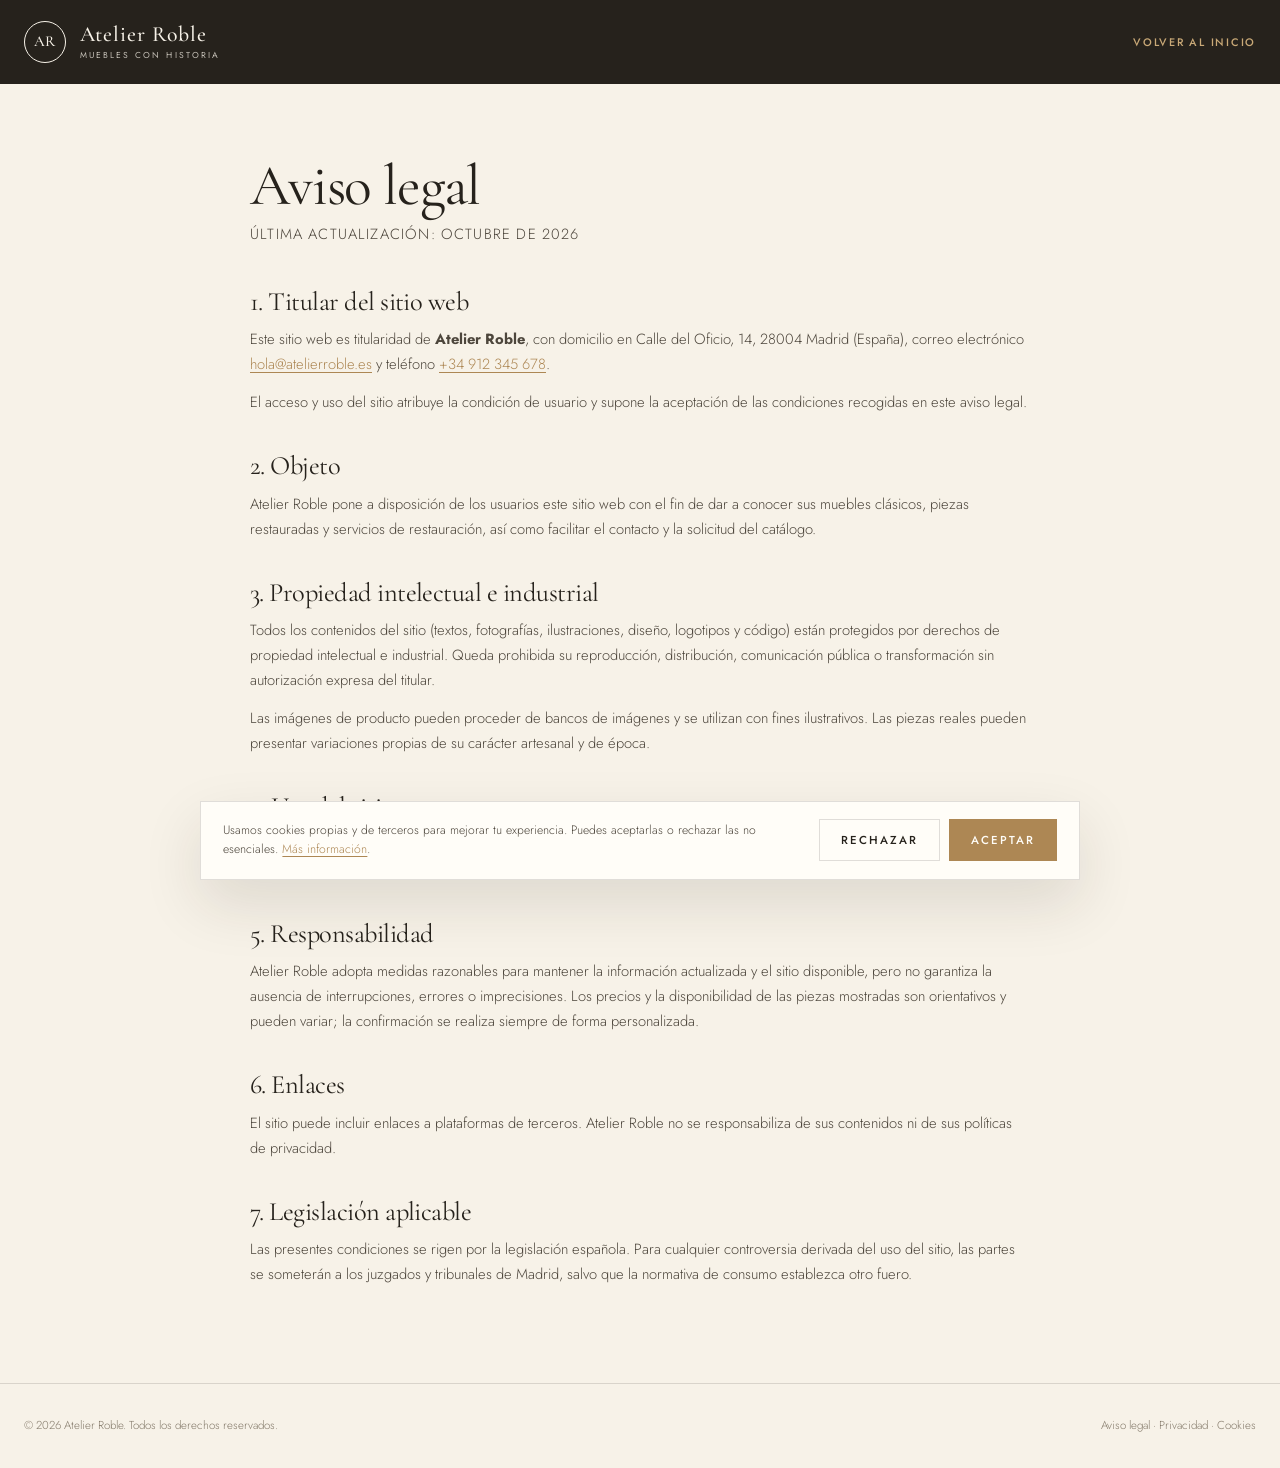
<file: aviso-legal.html>
<!DOCTYPE html>
<html lang="es">
<head>
  <meta charset="UTF-8">
  <meta name="viewport" content="width=device-width, initial-scale=1.0">
  <meta name="description" content="Aviso legal de Atelier Roble: información sobre el titular del sitio, propiedad intelectual y condiciones de uso.">
  <meta name="theme-color" content="#26221c">
  <meta name="robots" content="noindex, follow">
  <title>Aviso legal | Atelier Roble</title>
  <link rel="icon" href="favicon.ico" sizes="any">
  <link rel="icon" type="image/svg+xml" href="favicon.svg">
  <link rel="apple-touch-icon" href="apple-touch-icon.png">
  <link rel="manifest" href="site.webmanifest">
  <link rel="preconnect" href="https://fonts.googleapis.com">
  <link rel="preconnect" href="https://fonts.gstatic.com" crossorigin>
  <link href="https://fonts.googleapis.com/css2?family=Cormorant+Garamond:ital,wght@0,400;0,500;0,600;1,400;1,500&family=Jost:wght@300;400;500;600&display=swap" rel="stylesheet">
  <link rel="stylesheet" href="css/styles.css">
</head>
<body>
  <header class="legal-header">
    <div class="container">
      <a class="brand" href="index.html" aria-label="Atelier Roble, inicio">
        <span class="brand-mark" aria-hidden="true">AR</span>
        <span class="brand-text">
          <span class="brand-name">Atelier Roble</span>
          <span class="brand-sub">Muebles con historia</span>
        </span>
      </a>
      <a class="legal-back" href="index.html">Volver al inicio</a>
    </div>
  </header>

  <main class="legal-main">
    <div class="container legal-wrap">
      <h1>Aviso legal</h1>
      <p class="legal-updated">Última actualización: octubre de 2026</p>

      <h2>1. Titular del sitio web</h2>
      <p>Este sitio web es titularidad de <strong>Atelier Roble</strong>, con domicilio en Calle del Oficio, 14, 28004 Madrid (España), correo electrónico <a href="mailto:hola@atelierroble.es">hola@atelierroble.es</a> y teléfono <a href="tel:+34912345678">+34 912 345 678</a>.</p>
      <p>El acceso y uso del sitio atribuye la condición de usuario y supone la aceptación de las condiciones recogidas en este aviso legal.</p>

      <h2>2. Objeto</h2>
      <p>Atelier Roble pone a disposición de los usuarios este sitio web con el fin de dar a conocer sus muebles clásicos, piezas restauradas y servicios de restauración, así como facilitar el contacto y la solicitud del catálogo.</p>

      <h2>3. Propiedad intelectual e industrial</h2>
      <p>Todos los contenidos del sitio (textos, fotografías, ilustraciones, diseño, logotipos y código) están protegidos por derechos de propiedad intelectual e industrial. Queda prohibida su reproducción, distribución, comunicación pública o transformación sin autorización expresa del titular.</p>
      <p>Las imágenes de producto pueden proceder de bancos de imágenes y se utilizan con fines ilustrativos. Las piezas reales pueden presentar variaciones propias de su carácter artesanal y de época.</p>

      <h2>4. Uso del sitio</h2>
      <p>El usuario se compromete a hacer un uso adecuado del sitio y a no emplearlo para actividades ilícitas, contrarias a la buena fe o que puedan dañar los derechos de terceros o el funcionamiento del servicio.</p>

      <h2>5. Responsabilidad</h2>
      <p>Atelier Roble adopta medidas razonables para mantener la información actualizada y el sitio disponible, pero no garantiza la ausencia de interrupciones, errores o imprecisiones. Los precios y la disponibilidad de las piezas mostradas son orientativos y pueden variar; la confirmación se realiza siempre de forma personalizada.</p>

      <h2>6. Enlaces</h2>
      <p>El sitio puede incluir enlaces a plataformas de terceros. Atelier Roble no se responsabiliza de sus contenidos ni de sus políticas de privacidad.</p>

      <h2>7. Legislación aplicable</h2>
      <p>Las presentes condiciones se rigen por la legislación española. Para cualquier controversia derivada del uso del sitio, las partes se someterán a los juzgados y tribunales de Madrid, salvo que la normativa de consumo establezca otro fuero.</p>
    </div>
  </main>

  <footer class="legal-footer">
    <div class="container">
      <p>© <span id="year">2026</span> Atelier Roble. Todos los derechos reservados.</p>
      <div>
        <a href="aviso-legal.html">Aviso legal</a> ·
        <a href="privacidad.html">Privacidad</a> ·
        <a href="cookies.html">Cookies</a>
      </div>
    </div>
  </footer>

  <div class="cookie-banner" id="cookieBanner" role="region" aria-label="Aviso de cookies" hidden>
    <p>Usamos cookies propias y de terceros para mejorar tu experiencia. Puedes aceptarlas o rechazar las no esenciales. <a href="cookies.html">Más información</a>.</p>
    <div class="cookie-actions">
      <button class="btn btn-ghost" type="button" data-cookie-reject>Rechazar</button>
      <button class="btn btn-primary" type="button" data-cookie-accept>Aceptar</button>
    </div>
  </div>

  <script src="js/consent.js"></script>
  <script>document.getElementById("year").textContent = new Date().getFullYear();</script>
</body>
</html>
</file>
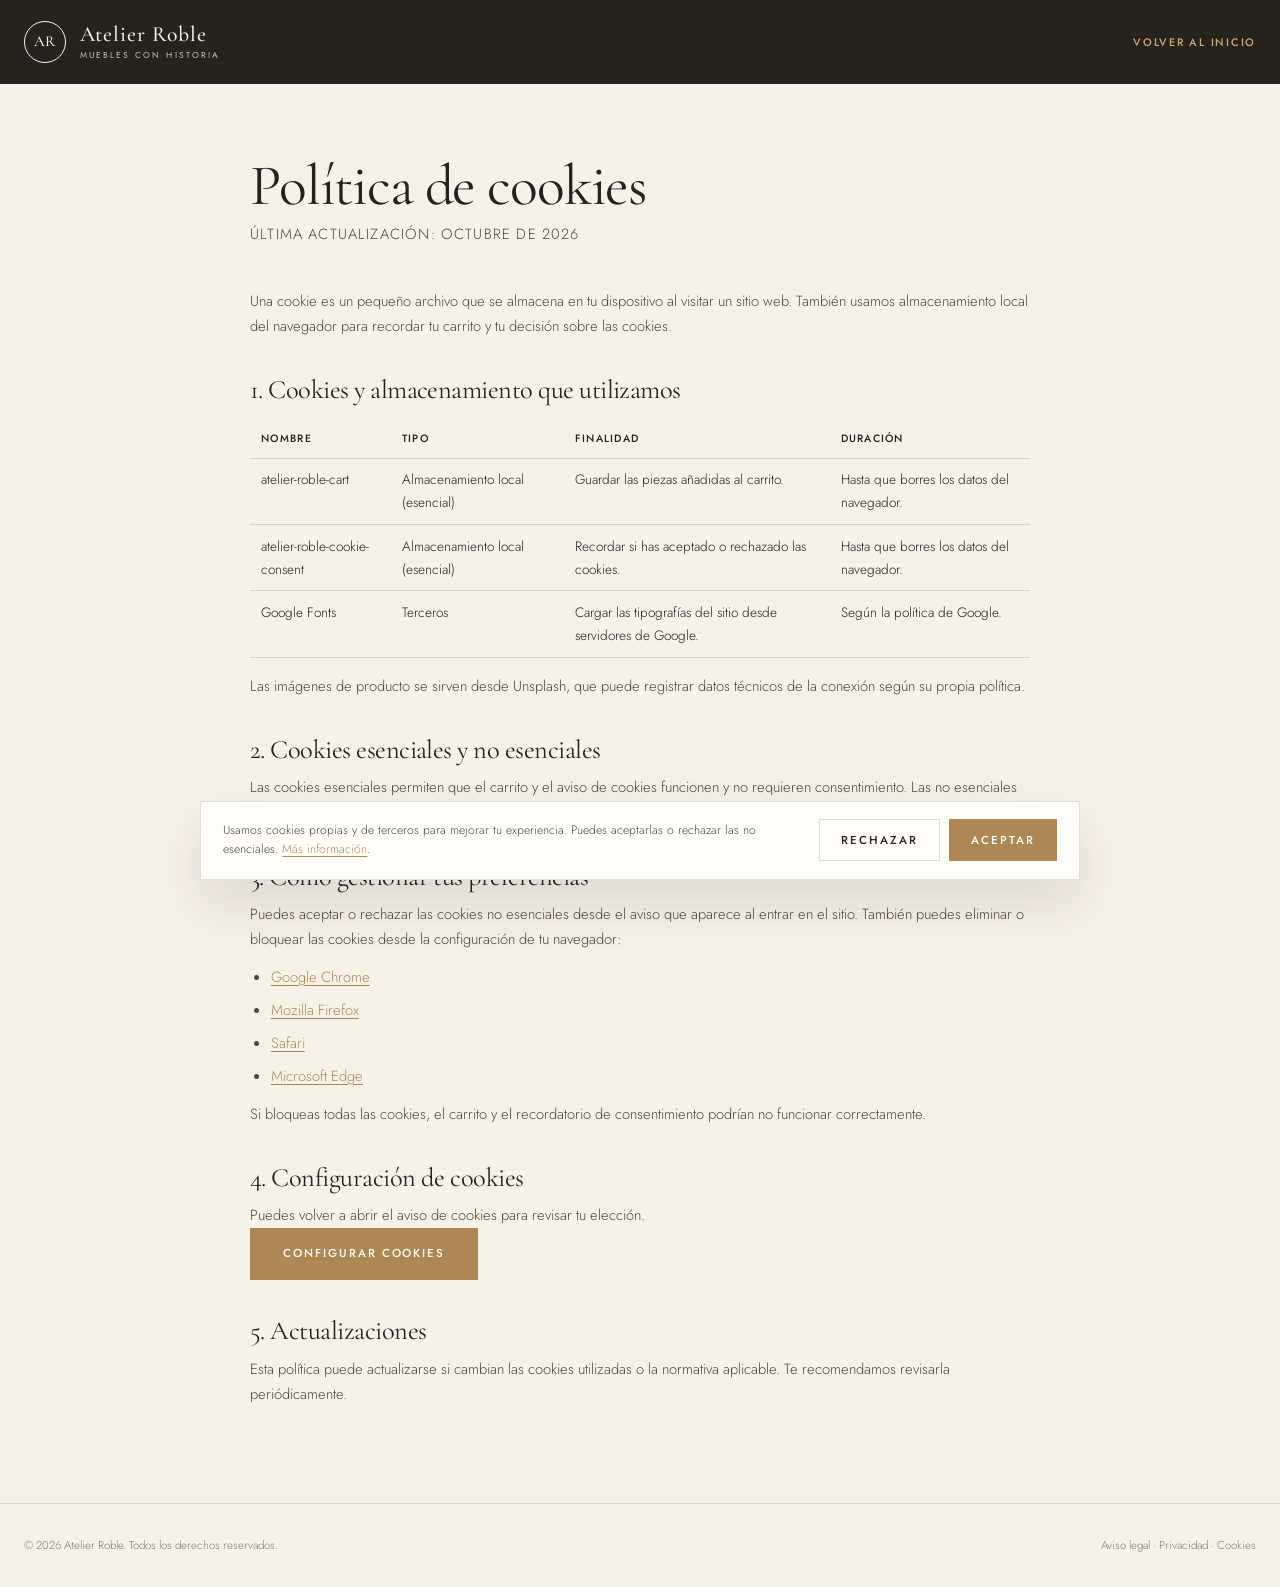
<file: cookies.html>
<!DOCTYPE html>
<html lang="es">
<head>
  <meta charset="UTF-8">
  <meta name="viewport" content="width=device-width, initial-scale=1.0">
  <meta name="description" content="Política de cookies de Atelier Roble: qué cookies usamos, para qué y cómo puedes configurarlas.">
  <meta name="theme-color" content="#26221c">
  <meta name="robots" content="noindex, follow">
  <title>Política de cookies | Atelier Roble</title>
  <link rel="icon" href="favicon.ico" sizes="any">
  <link rel="icon" type="image/svg+xml" href="favicon.svg">
  <link rel="apple-touch-icon" href="apple-touch-icon.png">
  <link rel="manifest" href="site.webmanifest">
  <link rel="preconnect" href="https://fonts.googleapis.com">
  <link rel="preconnect" href="https://fonts.gstatic.com" crossorigin>
  <link href="https://fonts.googleapis.com/css2?family=Cormorant+Garamond:ital,wght@0,400;0,500;0,600;1,400;1,500&family=Jost:wght@300;400;500;600&display=swap" rel="stylesheet">
  <link rel="stylesheet" href="css/styles.css">
</head>
<body>
  <header class="legal-header">
    <div class="container">
      <a class="brand" href="index.html" aria-label="Atelier Roble, inicio">
        <span class="brand-mark" aria-hidden="true">AR</span>
        <span class="brand-text">
          <span class="brand-name">Atelier Roble</span>
          <span class="brand-sub">Muebles con historia</span>
        </span>
      </a>
      <a class="legal-back" href="index.html">Volver al inicio</a>
    </div>
  </header>

  <main class="legal-main">
    <div class="container legal-wrap">
      <h1>Política de cookies</h1>
      <p class="legal-updated">Última actualización: octubre de 2026</p>

      <p>Una cookie es un pequeño archivo que se almacena en tu dispositivo al visitar un sitio web. También usamos almacenamiento local del navegador para recordar tu carrito y tu decisión sobre las cookies.</p>

      <h2>1. Cookies y almacenamiento que utilizamos</h2>
      <table class="legal-table">
        <thead>
          <tr>
            <th>Nombre</th>
            <th>Tipo</th>
            <th>Finalidad</th>
            <th>Duración</th>
          </tr>
        </thead>
        <tbody>
          <tr>
            <td>atelier-roble-cart</td>
            <td>Almacenamiento local (esencial)</td>
            <td>Guardar las piezas añadidas al carrito.</td>
            <td>Hasta que borres los datos del navegador.</td>
          </tr>
          <tr>
            <td>atelier-roble-cookie-consent</td>
            <td>Almacenamiento local (esencial)</td>
            <td>Recordar si has aceptado o rechazado las cookies.</td>
            <td>Hasta que borres los datos del navegador.</td>
          </tr>
          <tr>
            <td>Google Fonts</td>
            <td>Terceros</td>
            <td>Cargar las tipografías del sitio desde servidores de Google.</td>
            <td>Según la política de Google.</td>
          </tr>
        </tbody>
      </table>
      <p>Las imágenes de producto se sirven desde Unsplash, que puede registrar datos técnicos de la conexión según su propia política.</p>

      <h2>2. Cookies esenciales y no esenciales</h2>
      <p>Las cookies esenciales permiten que el carrito y el aviso de cookies funcionen y no requieren consentimiento. Las no esenciales solo se utilizan si las aceptas. Puedes cambiar tu decisión en cualquier momento.</p>

      <h2>3. Cómo gestionar tus preferencias</h2>
      <p>Puedes aceptar o rechazar las cookies no esenciales desde el aviso que aparece al entrar en el sitio. También puedes eliminar o bloquear las cookies desde la configuración de tu navegador:</p>
      <ul>
        <li><a href="https://support.google.com/chrome/answer/95647" target="_blank" rel="noopener">Google Chrome</a></li>
        <li><a href="https://support.mozilla.org/es/kb/habilitar-y-deshabilitar-cookies-sitios-web-rastrear-preferencias" target="_blank" rel="noopener">Mozilla Firefox</a></li>
        <li><a href="https://support.apple.com/es-es/guide/safari/sfri11471/mac" target="_blank" rel="noopener">Safari</a></li>
        <li><a href="https://support.microsoft.com/es-es/microsoft-edge/eliminar-las-cookies-en-microsoft-edge-63947406-40ac-c3b8-57b9-2a946a29ae09" target="_blank" rel="noopener">Microsoft Edge</a></li>
      </ul>
      <p>Si bloqueas todas las cookies, el carrito y el recordatorio de consentimiento podrían no funcionar correctamente.</p>

      <h2 id="configuracion">4. Configuración de cookies</h2>
      <p>Puedes volver a abrir el aviso de cookies para revisar tu elección.</p>
      <button class="btn btn-primary" type="button" data-cookie-settings>Configurar cookies</button>

      <h2>5. Actualizaciones</h2>
      <p>Esta política puede actualizarse si cambian las cookies utilizadas o la normativa aplicable. Te recomendamos revisarla periódicamente.</p>
    </div>
  </main>

  <footer class="legal-footer">
    <div class="container">
      <p>© <span id="year">2026</span> Atelier Roble. Todos los derechos reservados.</p>
      <div>
        <a href="aviso-legal.html">Aviso legal</a> ·
        <a href="privacidad.html">Privacidad</a> ·
        <a href="cookies.html">Cookies</a>
      </div>
    </div>
  </footer>

  <div class="cookie-banner" id="cookieBanner" role="region" aria-label="Aviso de cookies" hidden>
    <p>Usamos cookies propias y de terceros para mejorar tu experiencia. Puedes aceptarlas o rechazar las no esenciales. <a href="cookies.html">Más información</a>.</p>
    <div class="cookie-actions">
      <button class="btn btn-ghost" type="button" data-cookie-reject>Rechazar</button>
      <button class="btn btn-primary" type="button" data-cookie-accept>Aceptar</button>
    </div>
  </div>

  <script src="js/consent.js"></script>
  <script>document.getElementById("year").textContent = new Date().getFullYear();</script>
</body>
</html>
</file>
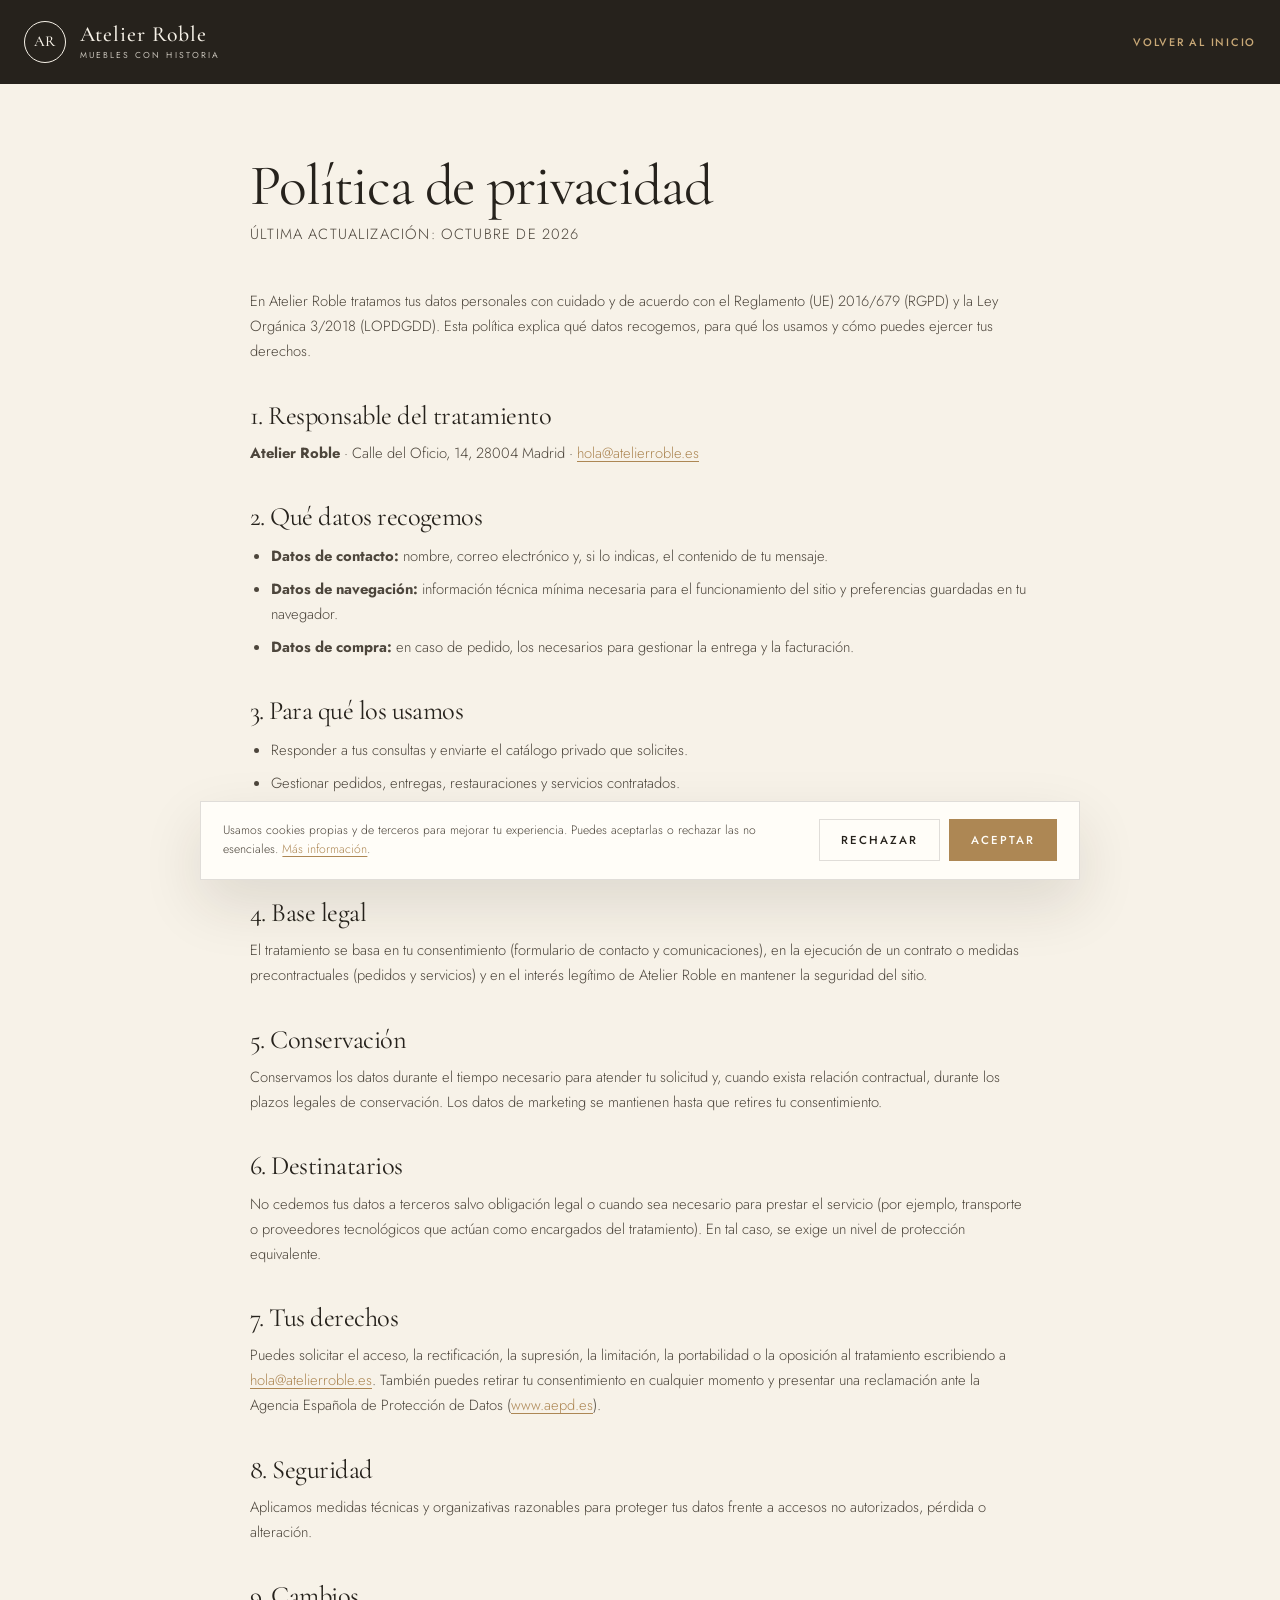
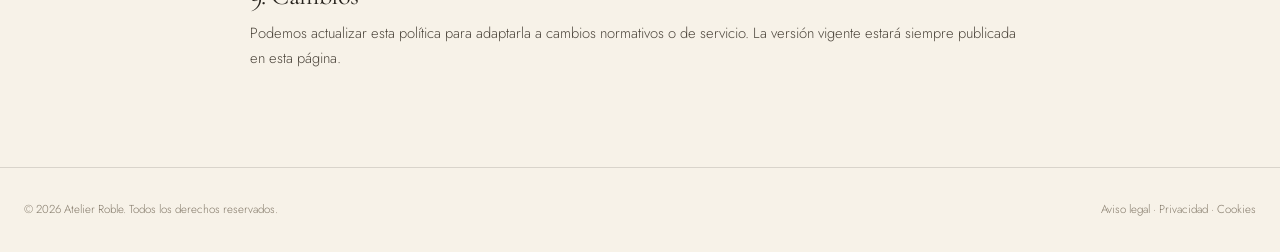
<file: privacidad.html>
<!DOCTYPE html>
<html lang="es">
<head>
  <meta charset="UTF-8">
  <meta name="viewport" content="width=device-width, initial-scale=1.0">
  <meta name="description" content="Política de privacidad de Atelier Roble: tratamiento de datos personales, finalidades, base legal y derechos.">
  <meta name="theme-color" content="#26221c">
  <meta name="robots" content="noindex, follow">
  <title>Política de privacidad | Atelier Roble</title>
  <link rel="icon" href="favicon.ico" sizes="any">
  <link rel="icon" type="image/svg+xml" href="favicon.svg">
  <link rel="apple-touch-icon" href="apple-touch-icon.png">
  <link rel="manifest" href="site.webmanifest">
  <link rel="preconnect" href="https://fonts.googleapis.com">
  <link rel="preconnect" href="https://fonts.gstatic.com" crossorigin>
  <link href="https://fonts.googleapis.com/css2?family=Cormorant+Garamond:ital,wght@0,400;0,500;0,600;1,400;1,500&family=Jost:wght@300;400;500;600&display=swap" rel="stylesheet">
  <link rel="stylesheet" href="css/styles.css">
</head>
<body>
  <header class="legal-header">
    <div class="container">
      <a class="brand" href="index.html" aria-label="Atelier Roble, inicio">
        <span class="brand-mark" aria-hidden="true">AR</span>
        <span class="brand-text">
          <span class="brand-name">Atelier Roble</span>
          <span class="brand-sub">Muebles con historia</span>
        </span>
      </a>
      <a class="legal-back" href="index.html">Volver al inicio</a>
    </div>
  </header>

  <main class="legal-main">
    <div class="container legal-wrap">
      <h1>Política de privacidad</h1>
      <p class="legal-updated">Última actualización: octubre de 2026</p>

      <p>En Atelier Roble tratamos tus datos personales con cuidado y de acuerdo con el Reglamento (UE) 2016/679 (RGPD) y la Ley Orgánica 3/2018 (LOPDGDD). Esta política explica qué datos recogemos, para qué los usamos y cómo puedes ejercer tus derechos.</p>

      <h2>1. Responsable del tratamiento</h2>
      <p><strong>Atelier Roble</strong> · Calle del Oficio, 14, 28004 Madrid · <a href="mailto:hola@atelierroble.es">hola@atelierroble.es</a></p>

      <h2>2. Qué datos recogemos</h2>
      <ul>
        <li><strong>Datos de contacto:</strong> nombre, correo electrónico y, si lo indicas, el contenido de tu mensaje.</li>
        <li><strong>Datos de navegación:</strong> información técnica mínima necesaria para el funcionamiento del sitio y preferencias guardadas en tu navegador.</li>
        <li><strong>Datos de compra:</strong> en caso de pedido, los necesarios para gestionar la entrega y la facturación.</li>
      </ul>

      <h2>3. Para qué los usamos</h2>
      <ul>
        <li>Responder a tus consultas y enviarte el catálogo privado que solicites.</li>
        <li>Gestionar pedidos, entregas, restauraciones y servicios contratados.</li>
        <li>Mantener la seguridad del sitio y mejorar su funcionamiento.</li>
        <li>Enviarte comunicaciones comerciales solo si has dado tu consentimiento.</li>
      </ul>

      <h2>4. Base legal</h2>
      <p>El tratamiento se basa en tu consentimiento (formulario de contacto y comunicaciones), en la ejecución de un contrato o medidas precontractuales (pedidos y servicios) y en el interés legítimo de Atelier Roble en mantener la seguridad del sitio.</p>

      <h2>5. Conservación</h2>
      <p>Conservamos los datos durante el tiempo necesario para atender tu solicitud y, cuando exista relación contractual, durante los plazos legales de conservación. Los datos de marketing se mantienen hasta que retires tu consentimiento.</p>

      <h2>6. Destinatarios</h2>
      <p>No cedemos tus datos a terceros salvo obligación legal o cuando sea necesario para prestar el servicio (por ejemplo, transporte o proveedores tecnológicos que actúan como encargados del tratamiento). En tal caso, se exige un nivel de protección equivalente.</p>

      <h2>7. Tus derechos</h2>
      <p>Puedes solicitar el acceso, la rectificación, la supresión, la limitación, la portabilidad o la oposición al tratamiento escribiendo a <a href="mailto:hola@atelierroble.es">hola@atelierroble.es</a>. También puedes retirar tu consentimiento en cualquier momento y presentar una reclamación ante la Agencia Española de Protección de Datos (<a href="https://www.aepd.es" target="_blank" rel="noopener">www.aepd.es</a>).</p>

      <h2>8. Seguridad</h2>
      <p>Aplicamos medidas técnicas y organizativas razonables para proteger tus datos frente a accesos no autorizados, pérdida o alteración.</p>

      <h2>9. Cambios</h2>
      <p>Podemos actualizar esta política para adaptarla a cambios normativos o de servicio. La versión vigente estará siempre publicada en esta página.</p>
    </div>
  </main>

  <footer class="legal-footer">
    <div class="container">
      <p>© <span id="year">2026</span> Atelier Roble. Todos los derechos reservados.</p>
      <div>
        <a href="aviso-legal.html">Aviso legal</a> ·
        <a href="privacidad.html">Privacidad</a> ·
        <a href="cookies.html">Cookies</a>
      </div>
    </div>
  </footer>

  <div class="cookie-banner" id="cookieBanner" role="region" aria-label="Aviso de cookies" hidden>
    <p>Usamos cookies propias y de terceros para mejorar tu experiencia. Puedes aceptarlas o rechazar las no esenciales. <a href="cookies.html">Más información</a>.</p>
    <div class="cookie-actions">
      <button class="btn btn-ghost" type="button" data-cookie-reject>Rechazar</button>
      <button class="btn btn-primary" type="button" data-cookie-accept>Aceptar</button>
    </div>
  </div>

  <script src="js/consent.js"></script>
  <script>document.getElementById("year").textContent = new Date().getFullYear();</script>
</body>
</html>
</file>
<file: css/styles.css>
:root {
  --cream: #f7f2e8;
  --cream-deep: #efe7d8;
  --sand: #e4d8c4;
  --ink: #26221c;
  --ink-soft: #4d463c;
  --muted: #857b6b;
  --gold: #ad8754;
  --gold-light: #c9a977;
  --white: #fffdf8;
  --line: rgba(38, 34, 28, 0.14);
  --shadow: 0 24px 60px rgba(38, 34, 28, 0.12);
  --serif: "Cormorant Garamond", Georgia, serif;
  --sans: "Jost", "Helvetica Neue", Arial, sans-serif;
  --ann-h: 36px;
  --header-h: 86px;
  --ease: cubic-bezier(0.22, 1, 0.36, 1);
}

*,
*::before,
*::after {
  box-sizing: border-box;
}

html {
  scroll-behavior: smooth;
}

section[id] {
  scroll-margin-top: calc(var(--header-h) + 12px);
}

body {
  margin: 0;
  font-family: var(--sans);
  font-weight: 300;
  font-size: 16px;
  line-height: 1.7;
  color: var(--ink);
  background: var(--cream);
  -webkit-font-smoothing: antialiased;
}

body.menu-open,
body.cart-open,
body.modal-open {
  overflow: hidden;
}

img {
  display: block;
  max-width: 100%;
}

a {
  color: inherit;
  text-decoration: none;
}

button,
input,
textarea {
  font: inherit;
  color: inherit;
}

button {
  cursor: pointer;
}

svg {
  width: 22px;
  height: 22px;
  fill: none;
  stroke: currentColor;
  stroke-width: 1.5;
  stroke-linecap: round;
  stroke-linejoin: round;
}

h1,
h2,
h3,
p,
blockquote,
figure {
  margin: 0;
}

ul {
  margin: 0;
  padding: 0;
  list-style: none;
}

::selection {
  background: var(--gold);
  color: var(--white);
}

:focus-visible {
  outline: 2px solid var(--gold);
  outline-offset: 4px;
}

.skip-link {
  position: fixed;
  top: -100%;
  left: 20px;
  z-index: 300;
  padding: 10px 18px;
  background: var(--ink);
  color: var(--white);
  font-size: 0.85rem;
}

.skip-link:focus {
  top: 12px;
}

.container {
  width: min(1240px, calc(100% - 48px));
  margin-inline: auto;
}

.section {
  padding: 7rem 0;
}

.eyebrow {
  display: inline-flex;
  align-items: center;
  gap: 0.8rem;
  margin-bottom: 1.1rem;
  font-family: var(--sans);
  font-size: 0.72rem;
  font-weight: 500;
  letter-spacing: 0.26em;
  text-transform: uppercase;
  color: var(--gold-light);
}

.eyebrow::before {
  content: "";
  width: 34px;
  height: 1px;
  background: currentColor;
}

.eyebrow-dark {
  color: var(--gold);
}

h1,
h2 {
  font-family: var(--serif);
  font-weight: 400;
  line-height: 1.02;
  letter-spacing: -0.02em;
}

h2 {
  font-size: clamp(2.6rem, 5vw, 4.4rem);
}

h3 {
  font-family: var(--serif);
  font-weight: 500;
  font-size: 1.45rem;
  line-height: 1.2;
}

.announcement {
  position: relative;
  z-index: 90;
  display: grid;
  place-items: center;
  min-height: var(--ann-h);
  padding: 0.35rem 1rem;
  background: var(--ink);
  color: var(--cream);
  text-align: center;
}

.announcement p {
  font-size: 0.68rem;
  font-weight: 400;
  letter-spacing: 0.16em;
  text-transform: uppercase;
}

.site-header {
  position: fixed;
  top: var(--ann-h);
  left: 0;
  z-index: 80;
  width: 100%;
  color: var(--white);
  transition: background 0.4s var(--ease), color 0.4s var(--ease), top 0.4s var(--ease), box-shadow 0.4s var(--ease), height 0.4s var(--ease);
}

.site-header.is-scrolled {
  top: 0;
  background: rgba(247, 242, 232, 0.97);
  color: var(--ink);
  box-shadow: 0 1px 0 rgba(38, 34, 28, 0.08);
  backdrop-filter: blur(10px);
}

.header-inner {
  display: flex;
  align-items: center;
  justify-content: space-between;
  gap: 2rem;
  min-height: var(--header-h);
  transition: min-height 0.4s var(--ease);
}

.site-header.is-scrolled .header-inner {
  min-height: 72px;
}

.brand {
  display: inline-flex;
  align-items: center;
  gap: 0.85rem;
  flex-shrink: 0;
}

.brand-mark {
  display: grid;
  place-items: center;
  width: 42px;
  height: 42px;
  border: 1px solid currentColor;
  border-radius: 50%;
  font-family: var(--serif);
  font-size: 0.95rem;
  font-weight: 500;
  letter-spacing: 0.04em;
  transition: background 0.3s ease, color 0.3s ease;
}

.brand:hover .brand-mark {
  background: var(--gold);
  border-color: var(--gold);
  color: var(--white);
}

.brand-text {
  display: flex;
  flex-direction: column;
  line-height: 1.1;
}

.brand-name {
  font-family: var(--serif);
  font-size: 1.36rem;
  font-weight: 500;
  letter-spacing: 0.04em;
}

.brand-sub {
  margin-top: 0.24rem;
  font-size: 0.54rem;
  font-weight: 400;
  letter-spacing: 0.24em;
  text-transform: uppercase;
  opacity: 0.76;
}

.main-nav ul {
  display: flex;
  align-items: center;
  gap: 2.2rem;
}

.main-nav a {
  position: relative;
  font-size: 0.72rem;
  font-weight: 400;
  letter-spacing: 0.17em;
  text-transform: uppercase;
  padding: 0.4rem 0;
}

.main-nav a::after {
  content: "";
  position: absolute;
  bottom: 0;
  left: 0;
  width: 100%;
  height: 1px;
  background: currentColor;
  transform: scaleX(0);
  transform-origin: right;
  transition: transform 0.35s var(--ease);
}

.main-nav a:hover::after {
  transform: scaleX(1);
  transform-origin: left;
}

.header-actions {
  display: flex;
  align-items: center;
  gap: 1.2rem;
}

.phone-link {
  display: inline-flex;
  align-items: center;
  gap: 0.5rem;
  font-size: 0.74rem;
  letter-spacing: 0.06em;
  white-space: nowrap;
  opacity: 0.9;
}

.phone-link svg {
  width: 16px;
  height: 16px;
}

.cart-toggle {
  position: relative;
  display: grid;
  place-items: center;
  width: 42px;
  height: 42px;
  padding: 0;
  background: transparent;
  border: 1px solid currentColor;
  border-radius: 50%;
  color: inherit;
  transition: background 0.3s ease, border-color 0.3s ease, color 0.3s ease;
}

.cart-toggle:hover {
  background: var(--gold);
  border-color: var(--gold);
  color: var(--white);
}

.cart-toggle svg {
  width: 18px;
  height: 18px;
}

.cart-count {
  position: absolute;
  top: -5px;
  right: -5px;
  display: grid;
  place-items: center;
  min-width: 20px;
  height: 20px;
  padding: 0 5px;
  background: var(--gold);
  border-radius: 99px;
  color: var(--white);
  font-size: 0.62rem;
  font-weight: 500;
  line-height: 1;
}

.menu-toggle {
  display: none;
  flex-direction: column;
  justify-content: center;
  gap: 5px;
  width: 42px;
  height: 42px;
  padding: 0;
  background: transparent;
  border: 1px solid currentColor;
  border-radius: 50%;
  color: inherit;
}

.menu-toggle span {
  width: 16px;
  height: 1px;
  margin-inline: auto;
  background: currentColor;
  transition: transform 0.3s ease, opacity 0.3s ease;
}

.menu-toggle[aria-expanded="true"] span:nth-child(1) {
  transform: translateY(6px) rotate(45deg);
}

.menu-toggle[aria-expanded="true"] span:nth-child(2) {
  opacity: 0;
}

.menu-toggle[aria-expanded="true"] span:nth-child(3) {
  transform: translateY(-6px) rotate(-45deg);
}

.hero {
  position: relative;
  display: flex;
  align-items: center;
  min-height: 100svh;
  padding: calc(var(--header-h) + 4.5rem) 0 7rem;
  overflow: hidden;
  color: var(--white);
  background: var(--ink);
}

.hero-bg {
  position: absolute;
  inset: 0;
  width: 100%;
  height: 100%;
  object-fit: cover;
  object-position: center;
  animation: heroZoom 16s ease-out both;
}

.hero-overlay {
  position: absolute;
  inset: 0;
  background:
    linear-gradient(90deg, rgba(24, 21, 17, 0.82) 0%, rgba(24, 21, 17, 0.5) 46%, rgba(24, 21, 17, 0.12) 100%),
    linear-gradient(0deg, rgba(24, 21, 17, 0.42), transparent 50%);
}

.hero-content {
  position: relative;
  z-index: 2;
}

.hero h1 {
  max-width: 850px;
  margin-bottom: 1.7rem;
  font-size: clamp(3.3rem, 7.4vw, 6.9rem);
  line-height: 0.94;
  text-shadow: 0 2px 30px rgba(0, 0, 0, 0.16);
}

.hero h1 em {
  color: var(--gold-light);
  font-weight: 400;
}

.hero-text {
  max-width: 460px;
  margin-bottom: 2.5rem;
  font-size: 1.02rem;
  line-height: 1.8;
  color: rgba(255, 253, 248, 0.86);
}

.hero-actions {
  display: flex;
  flex-wrap: wrap;
  align-items: center;
  gap: 1rem;
}

.btn {
  display: inline-flex;
  align-items: center;
  justify-content: center;
  gap: 0.7rem;
  min-height: 52px;
  padding: 0.85rem 2rem;
  border: 1px solid transparent;
  border-radius: 0;
  font-size: 0.72rem;
  font-weight: 500;
  letter-spacing: 0.17em;
  text-transform: uppercase;
  transition: background 0.3s ease, color 0.3s ease, border-color 0.3s ease, transform 0.3s ease;
}

.btn:hover {
  transform: translateY(-2px);
}

.btn-primary {
  background: var(--gold);
  border-color: var(--gold);
  color: var(--white);
}

.btn-primary:hover {
  background: var(--ink);
  border-color: var(--ink);
}

.btn-ghost {
  background: transparent;
  border-color: rgba(255, 253, 248, 0.5);
  color: var(--white);
}

.btn-ghost:hover {
  background: var(--white);
  border-color: var(--white);
  color: var(--ink);
}

.btn-full {
  width: 100%;
}

.hero-note {
  position: absolute;
  right: 0;
  bottom: -4rem;
  display: flex;
  align-items: center;
  gap: 1rem;
  font-family: var(--serif);
  font-size: 1.05rem;
  font-style: italic;
  line-height: 1.45;
  color: rgba(255, 253, 248, 0.78);
}

.hero-note-line {
  width: 58px;
  height: 1px;
  background: var(--gold-light);
}

.scroll-cue {
  position: absolute;
  bottom: 2.2rem;
  left: 50%;
  z-index: 3;
  display: flex;
  flex-direction: column;
  align-items: center;
  gap: 0.5rem;
  transform: translateX(-50%);
  font-size: 0.58rem;
  letter-spacing: 0.24em;
  text-transform: uppercase;
  color: rgba(255, 253, 248, 0.72);
}

.scroll-cue svg {
  width: 18px;
  height: 18px;
  animation: bob 2.2s ease-in-out infinite;
}

.values {
  background: var(--white);
  border-bottom: 1px solid var(--line);
}

.values-grid {
  display: grid;
  grid-template-columns: repeat(3, 1fr);
}

.value {
  display: flex;
  align-items: flex-start;
  gap: 1.2rem;
  padding: 2.5rem 2.4rem;
}

.value + .value {
  border-left: 1px solid var(--line);
}

.value svg {
  flex-shrink: 0;
  width: 28px;
  height: 28px;
  color: var(--gold);
}

.value h3 {
  margin-bottom: 0.35rem;
  font-size: 1.28rem;
}

.value p {
  font-size: 0.82rem;
  line-height: 1.65;
  color: var(--muted);
}

.collection {
  background: var(--cream);
}

.section-head {
  display: flex;
  align-items: flex-end;
  justify-content: space-between;
  gap: 3rem;
  margin-bottom: 2.8rem;
}

.section-head h2 {
  margin: 0;
}

.section-intro {
  max-width: 420px;
  padding-bottom: 0.6rem;
  font-size: 0.94rem;
  line-height: 1.75;
  color: var(--muted);
}

.section-head-center {
  display: block;
  max-width: 640px;
  margin: 0 auto 3.5rem;
  text-align: center;
}

.section-head-center .section-intro {
  margin: 1.1rem auto 0;
  padding: 0;
}

.section-head-center .eyebrow::before {
  display: none;
}

.filters {
  display: flex;
  flex-wrap: wrap;
  gap: 0.5rem;
  margin-bottom: 2.8rem;
  padding-bottom: 1.4rem;
  border-bottom: 1px solid var(--line);
}

.filter {
  padding: 0.55rem 1.15rem;
  background: transparent;
  border: 1px solid transparent;
  border-radius: 99px;
  font-size: 0.7rem;
  font-weight: 400;
  letter-spacing: 0.13em;
  text-transform: uppercase;
  color: var(--muted);
  transition: color 0.25s ease, border-color 0.25s ease, background 0.25s ease;
}

.filter:hover,
.filter.is-active {
  color: var(--ink);
  border-color: var(--ink);
}

.filter.is-active {
  background: var(--ink);
  color: var(--cream);
}

.product-grid {
  display: grid;
  grid-template-columns: repeat(4, 1fr);
  gap: 2.4rem 1.5rem;
}

.product-card {
  display: flex;
  flex-direction: column;
}

.product-card.is-hidden {
  display: none;
}

.product-media {
  position: relative;
  aspect-ratio: 4 / 5;
  overflow: hidden;
  background: var(--cream-deep);
}

.product-media img {
  width: 100%;
  height: 100%;
  object-fit: cover;
  transition: transform 0.8s var(--ease);
}

.product-card:hover .product-media img {
  transform: scale(1.055);
}

.product-media::after {
  content: "";
  position: absolute;
  inset: 0;
  background: linear-gradient(0deg, rgba(24, 21, 17, 0.2), transparent 42%);
  opacity: 0;
  transition: opacity 0.4s ease;
  pointer-events: none;
}

.product-card:hover .product-media::after {
  opacity: 1;
}

.product-badge {
  position: absolute;
  top: 13px;
  left: 13px;
  z-index: 2;
  padding: 0.38rem 0.75rem;
  background: rgba(255, 253, 248, 0.94);
  font-size: 0.56rem;
  font-weight: 500;
  letter-spacing: 0.16em;
  text-transform: uppercase;
  color: var(--ink);
}

.product-add {
  position: absolute;
  right: 14px;
  bottom: 14px;
  z-index: 2;
  display: grid;
  place-items: center;
  width: 44px;
  height: 44px;
  background: var(--white);
  border: 0;
  border-radius: 50%;
  color: var(--ink);
  opacity: 0;
  transform: translateY(10px);
  transition: opacity 0.35s var(--ease), transform 0.35s var(--ease), background 0.25s ease, color 0.25s ease;
}

.product-card:hover .product-add,
.product-add:focus-visible {
  opacity: 1;
  transform: translateY(0);
}

.product-add:hover {
  background: var(--gold);
  color: var(--white);
}

.product-add svg {
  width: 18px;
  height: 18px;
}

.product-info {
  display: flex;
  align-items: flex-start;
  justify-content: space-between;
  gap: 1rem;
  padding-top: 1rem;
}

.product-cat {
  margin-bottom: 0.18rem;
  font-size: 0.58rem;
  font-weight: 400;
  letter-spacing: 0.18em;
  text-transform: uppercase;
  color: var(--muted);
}

.product-info h3 {
  font-size: 1.28rem;
}

.product-price {
  flex-shrink: 0;
  padding-top: 0.95rem;
  font-family: var(--serif);
  font-size: 1.1rem;
  font-weight: 500;
  color: var(--ink-soft);
}

.story {
  background: var(--cream-deep);
}

.story-grid {
  display: grid;
  grid-template-columns: 1fr 1fr;
  align-items: center;
  gap: clamp(3rem, 7vw, 7rem);
}

.story-media {
  position: relative;
}

.story-media img {
  width: 100%;
  aspect-ratio: 4 / 4.6;
  object-fit: cover;
}

.story-stamp {
  position: absolute;
  right: -2rem;
  bottom: -2rem;
  display: flex;
  flex-direction: column;
  align-items: center;
  justify-content: center;
  width: 132px;
  height: 132px;
  background: var(--ink);
  border: 1px solid rgba(255, 253, 248, 0.2);
  border-radius: 50%;
  color: var(--cream);
  text-align: center;
}

.story-stamp span {
  font-size: 0.55rem;
  letter-spacing: 0.2em;
  text-transform: uppercase;
  opacity: 0.7;
}

.story-stamp strong {
  font-family: var(--serif);
  font-size: 2rem;
  font-weight: 400;
  line-height: 1.1;
}

.story-content h2 {
  margin-bottom: 1.6rem;
}

.story-content > p {
  max-width: 520px;
  margin-bottom: 1rem;
  color: var(--ink-soft);
}

.story-stats {
  display: flex;
  gap: 2.5rem;
  margin: 2.2rem 0;
  padding: 1.8rem 0;
  border-top: 1px solid var(--line);
  border-bottom: 1px solid var(--line);
}

.story-stats div {
  display: flex;
  flex-direction: column;
}

.story-stats strong {
  font-family: var(--serif);
  font-size: 2.1rem;
  font-weight: 400;
  line-height: 1;
  color: var(--gold);
}

.story-stats span {
  margin-top: 0.35rem;
  font-size: 0.64rem;
  letter-spacing: 0.14em;
  text-transform: uppercase;
  color: var(--muted);
}

.text-link {
  display: inline-flex;
  align-items: center;
  gap: 0.55rem;
  padding-bottom: 0.3rem;
  border-bottom: 1px solid currentColor;
  font-size: 0.69rem;
  font-weight: 500;
  letter-spacing: 0.15em;
  text-transform: uppercase;
  color: var(--ink);
  transition: color 0.25s ease, gap 0.25s ease;
}

.text-link:hover {
  gap: 0.85rem;
  color: var(--gold);
}

.text-link svg {
  width: 15px;
  height: 15px;
}

.services {
  background: var(--white);
}

.services-grid {
  display: grid;
  grid-template-columns: repeat(3, 1fr);
  gap: 1.5rem;
}

.service-card {
  position: relative;
  padding: 2.8rem 2.2rem 2.2rem;
  border: 1px solid var(--line);
  background: var(--cream);
  transition: transform 0.4s var(--ease), box-shadow 0.4s var(--ease);
}

.service-card:hover {
  transform: translateY(-6px);
  box-shadow: var(--shadow);
}

.service-card > svg {
  width: 32px;
  height: 32px;
  margin-bottom: 1.7rem;
  color: var(--gold);
}

.service-number {
  position: absolute;
  top: 1.6rem;
  right: 1.6rem;
  font-family: var(--serif);
  font-size: 1.3rem;
  color: var(--muted);
  opacity: 0.5;
}

.service-card h3 {
  margin-bottom: 0.75rem;
}

.service-card p {
  margin-bottom: 1.7rem;
  font-size: 0.88rem;
  line-height: 1.75;
  color: var(--muted);
}

.testimonials {
  position: relative;
  overflow: hidden;
  background: var(--ink);
  color: var(--cream);
  padding: 6.5rem 0;
}

.testimonials::before {
  content: "";
  position: absolute;
  top: -140px;
  left: 50%;
  width: 600px;
  height: 600px;
  border: 1px solid rgba(201, 169, 119, 0.13);
  border-radius: 50%;
  transform: translateX(-50%);
  pointer-events: none;
}

.testimonials-inner {
  position: relative;
  z-index: 2;
  max-width: 880px;
  text-align: center;
}

.testimonials .eyebrow {
  color: var(--gold-light);
}

.testimonials .eyebrow::before {
  display: none;
}

.quote-mark {
  margin: 0.2rem 0 -1rem;
  font-family: var(--serif);
  font-size: 8rem;
  line-height: 1;
  color: var(--gold);
  opacity: 0.6;
}

.testimonial {
  display: none;
}

.testimonial.is-active {
  display: block;
  animation: fadeUp 0.6s var(--ease);
}

.testimonial p {
  margin-bottom: 2rem;
  font-family: var(--serif);
  font-size: clamp(1.5rem, 2.8vw, 2.1rem);
  font-style: italic;
  font-weight: 400;
  line-height: 1.45;
  color: rgba(247, 242, 232, 0.92);
}

.testimonial footer {
  display: flex;
  flex-direction: column;
  align-items: center;
  gap: 0.15rem;
}

.testimonial footer strong {
  font-size: 0.74rem;
  font-weight: 500;
  letter-spacing: 0.18em;
  text-transform: uppercase;
  color: var(--gold-light);
}

.testimonial footer span {
  font-size: 0.72rem;
  color: rgba(247, 242, 232, 0.5);
}

.slider-controls {
  display: flex;
  align-items: center;
  justify-content: center;
  gap: 1.4rem;
  margin-top: 2.5rem;
}

.slider-btn {
  display: grid;
  place-items: center;
  width: 44px;
  height: 44px;
  background: transparent;
  border: 1px solid rgba(247, 242, 232, 0.28);
  border-radius: 50%;
  color: var(--cream);
  transition: background 0.25s ease, border-color 0.25s ease, color 0.25s ease;
}

.slider-btn:hover {
  background: var(--gold);
  border-color: var(--gold);
  color: var(--white);
}

.slider-btn svg {
  width: 17px;
  height: 17px;
}

.slider-dots {
  display: flex;
  gap: 0.5rem;
}

.slider-dots span {
  width: 6px;
  height: 6px;
  border-radius: 50%;
  background: rgba(247, 242, 232, 0.28);
  transition: background 0.25s ease, transform 0.25s ease;
}

.slider-dots span.is-active {
  background: var(--gold-light);
  transform: scale(1.3);
}

.contact {
  background: var(--cream);
}

.contact-grid {
  display: grid;
  grid-template-columns: 1fr 1fr;
  align-items: center;
  gap: clamp(3rem, 8vw, 8rem);
}

.contact-copy h2 {
  margin-bottom: 1.4rem;
}

.contact-copy > p {
  max-width: 440px;
  color: var(--ink-soft);
}

.contact-details {
  display: flex;
  flex-direction: column;
  gap: 0.45rem;
  margin-top: 2rem;
  padding-top: 1.6rem;
  border-top: 1px solid var(--line);
  font-size: 0.86rem;
}

.contact-details a {
  transition: color 0.25s ease;
}

.contact-details a:hover {
  color: var(--gold);
}

.contact-details address {
  font-style: normal;
  color: var(--muted);
}

.contact-form {
  padding: 2.6rem;
  background: var(--white);
  border: 1px solid rgba(38, 34, 28, 0.08);
  box-shadow: var(--shadow);
}

.field {
  margin-bottom: 1.3rem;
}

.field label {
  display: block;
  margin-bottom: 0.4rem;
  font-size: 0.64rem;
  font-weight: 500;
  letter-spacing: 0.16em;
  text-transform: uppercase;
  color: var(--ink-soft);
}

.field label span {
  color: var(--muted);
  text-transform: none;
  letter-spacing: 0;
}

.field input,
.field textarea {
  width: 100%;
  padding: 0.8rem 0;
  background: transparent;
  border: 0;
  border-bottom: 1px solid var(--line);
  border-radius: 0;
  font-family: var(--sans);
  font-size: 0.95rem;
  color: var(--ink);
  transition: border-color 0.25s ease;
}

.field textarea {
  resize: vertical;
  min-height: 70px;
}

.field input::placeholder,
.field textarea::placeholder {
  color: var(--muted);
  opacity: 0.65;
}

.field input:focus,
.field textarea:focus {
  outline: none;
  border-bottom-color: var(--gold);
}

.field.has-error input,
.field.has-error textarea {
  border-bottom-color: #a64736;
}

.field-error {
  display: block;
  min-height: 1rem;
  padding-top: 0.3rem;
  font-size: 0.68rem;
  color: #a64736;
}

.form-status {
  min-height: 1.2rem;
  margin-top: 0.9rem;
  font-size: 0.78rem;
  color: var(--gold);
  text-align: center;
}

.site-footer {
  padding: 4.5rem 0 2rem;
  background: #1e1b16;
  color: var(--cream);
}

.footer-grid {
  display: grid;
  grid-template-columns: 1.6fr 1fr 1fr 1fr;
  gap: 3rem;
  padding-bottom: 3.5rem;
  border-bottom: 1px solid rgba(247, 242, 232, 0.12);
}

.brand-footer {
  margin-bottom: 1.2rem;
}

.footer-brand p {
  max-width: 310px;
  font-size: 0.85rem;
  line-height: 1.75;
  color: rgba(247, 242, 232, 0.56);
}

.footer-col h3 {
  margin-bottom: 1.1rem;
  font-family: var(--sans);
  font-size: 0.64rem;
  font-weight: 500;
  letter-spacing: 0.2em;
  text-transform: uppercase;
  color: var(--gold-light);
}

.footer-col ul {
  display: flex;
  flex-direction: column;
  gap: 0.55rem;
}

.footer-col li,
.footer-col a {
  font-size: 0.84rem;
  color: rgba(247, 242, 232, 0.64);
}

.footer-col a:hover {
  color: var(--white);
}

.footer-bottom {
  display: flex;
  align-items: center;
  justify-content: space-between;
  gap: 1.5rem;
  padding-top: 1.8rem;
  font-size: 0.68rem;
  letter-spacing: 0.04em;
  color: rgba(247, 242, 232, 0.4);
}

.footer-bottom div {
  display: flex;
  gap: 1.5rem;
}

.footer-bottom a:hover {
  color: var(--cream);
}

.cart-overlay {
  position: fixed;
  inset: 0;
  z-index: 110;
  background: rgba(24, 21, 17, 0.55);
  backdrop-filter: blur(3px);
  opacity: 0;
  transition: opacity 0.4s ease;
}

.cart-overlay.is-visible {
  opacity: 1;
}

.cart-drawer {
  position: fixed;
  top: 0;
  right: 0;
  z-index: 120;
  display: flex;
  flex-direction: column;
  width: min(430px, 100%);
  height: 100dvh;
  background: var(--cream);
  box-shadow: -20px 0 60px rgba(0, 0, 0, 0.18);
  transform: translateX(102%);
  transition: transform 0.45s var(--ease);
}

.cart-drawer.is-open {
  transform: translateX(0);
}

.cart-header {
  display: flex;
  align-items: flex-start;
  justify-content: space-between;
  padding: 1.8rem 1.8rem 1.4rem;
  border-bottom: 1px solid var(--line);
}

.cart-header h2 {
  font-size: 2.1rem;
  line-height: 1;
}

.cart-header .eyebrow {
  margin-bottom: 0.45rem;
  font-size: 0.56rem;
}

.cart-header .eyebrow::before {
  display: none;
}

.cart-close {
  display: grid;
  place-items: center;
  width: 38px;
  height: 38px;
  background: transparent;
  border: 1px solid var(--line);
  border-radius: 50%;
  transition: background 0.25s ease, color 0.25s ease;
}

.cart-close:hover {
  background: var(--ink);
  color: var(--cream);
}

.cart-close svg {
  width: 17px;
  height: 17px;
}

.cart-body {
  flex: 1;
  overflow-y: auto;
  padding: 0 1.8rem;
}

.cart-item {
  display: grid;
  grid-template-columns: 84px 1fr;
  gap: 1rem;
  padding: 1.3rem 0;
  border-bottom: 1px solid var(--line);
}

.cart-item img {
  width: 84px;
  height: 104px;
  object-fit: cover;
}

.cart-item-info {
  display: flex;
  flex-direction: column;
}

.cart-item-info h3 {
  font-size: 1.12rem;
  line-height: 1.2;
}

.cart-item-price {
  margin-top: 0.15rem;
  font-family: var(--serif);
  font-size: 0.98rem;
  color: var(--muted);
}

.cart-item-controls {
  display: flex;
  align-items: center;
  justify-content: space-between;
  margin-top: auto;
}

.qty-control {
  display: inline-flex;
  align-items: center;
  border: 1px solid var(--line);
}

.qty-control button {
  display: grid;
  place-items: center;
  width: 28px;
  height: 28px;
  background: transparent;
  border: 0;
  font-size: 0.95rem;
  line-height: 1;
  transition: background 0.2s ease;
}

.qty-control button:hover {
  background: var(--sand);
}

.qty-control span {
  min-width: 28px;
  text-align: center;
  font-size: 0.76rem;
}

.cart-remove {
  background: transparent;
  border: 0;
  padding: 0.2rem;
  font-size: 0.64rem;
  letter-spacing: 0.1em;
  text-transform: uppercase;
  color: var(--muted);
  text-decoration: underline;
  text-underline-offset: 3px;
}

.cart-remove:hover {
  color: #a64736;
}

.cart-empty {
  display: none;
  flex: 1;
  flex-direction: column;
  align-items: center;
  justify-content: center;
  gap: 0.8rem;
  padding: 2rem;
  text-align: center;
  color: var(--muted);
}

.cart-empty.is-visible {
  display: flex;
}

.cart-empty svg {
  width: 42px;
  height: 42px;
  color: var(--sand);
}

.cart-empty .text-link {
  margin-top: 0.5rem;
}

.cart-footer {
  padding: 1.5rem 1.8rem 1.8rem;
  border-top: 1px solid var(--line);
  background: var(--white);
}

.cart-subtotal {
  display: flex;
  align-items: center;
  justify-content: space-between;
  margin-bottom: 0.4rem;
}

.cart-subtotal span {
  font-size: 0.68rem;
  font-weight: 500;
  letter-spacing: 0.16em;
  text-transform: uppercase;
}

.cart-subtotal strong {
  font-family: var(--serif);
  font-size: 1.65rem;
  font-weight: 500;
}

.cart-note {
  margin-bottom: 1rem;
  font-size: 0.68rem;
  color: var(--muted);
}

.toast {
  position: fixed;
  bottom: 28px;
  left: 50%;
  z-index: 200;
  padding: 0.8rem 1.4rem;
  background: var(--ink);
  color: var(--cream);
  font-size: 0.76rem;
  letter-spacing: 0.04em;
  transform: translate(-50%, 25px);
  opacity: 0;
  pointer-events: none;
  transition: transform 0.35s var(--ease), opacity 0.35s ease;
}

.toast.is-visible {
  opacity: 1;
  transform: translate(-50%, 0);
}

.product-open {
  position: absolute;
  inset: 0;
  z-index: 1;
  border: 0;
  background: transparent;
}

.product-open:focus-visible {
  outline-offset: -6px;
}

.products-empty {
  margin-top: 2.5rem;
  font-size: 0.9rem;
  color: var(--muted);
  text-align: center;
}

.products-empty .text-link {
  padding: 0;
  border: 0;
  background: none;
  cursor: pointer;
}

.showcase {
  overflow: hidden;
  background: var(--cream-deep);
}

.showcase-stage {
  position: relative;
  height: 520px;
  margin-top: 1.5rem;
  perspective: 1500px;
  perspective-origin: 50% 45%;
  outline: none;
  touch-action: pan-y;
}

.showcase-stage:focus-visible {
  outline: 2px solid var(--gold);
  outline-offset: 8px;
}

.showcase-ring {
  position: absolute;
  inset: 0;
  transform-style: preserve-3d;
  transform: rotateY(var(--ring-rotation, 0deg));
  transition: transform 0.9s var(--ease);
}

.showcase-item {
  position: absolute;
  top: 50%;
  left: 50%;
  width: 280px;
  height: 380px;
  overflow: hidden;
  background: var(--white);
  box-shadow: 0 30px 70px rgba(38, 34, 28, 0.18);
  transform: translate(-50%, -50%) rotateY(calc(var(--i) * 60deg)) translateZ(380px);
  backface-visibility: hidden;
  -webkit-backface-visibility: hidden;
}

.showcase-item img {
  width: 100%;
  height: 100%;
  object-fit: cover;
}

.showcase-item::after {
  content: "";
  position: absolute;
  inset: 0;
  z-index: 1;
  background: rgba(24, 21, 17, 0.34);
  opacity: 1;
  transition: opacity 0.5s ease;
  pointer-events: none;
}

.showcase-item.is-active::after {
  opacity: 0;
}

.showcase-caption {
  position: absolute;
  right: 0;
  bottom: 0;
  left: 0;
  z-index: 2;
  padding: 2.5rem 1.2rem 1.2rem;
  background: linear-gradient(transparent, rgba(24, 21, 17, 0.82));
  color: var(--cream);
}

.showcase-caption span {
  display: block;
  margin-bottom: 0.2rem;
  font-size: 0.56rem;
  font-weight: 500;
  letter-spacing: 0.2em;
  text-transform: uppercase;
  color: var(--gold-light);
}

.showcase-caption strong {
  font-family: var(--serif);
  font-size: 1.35rem;
  font-weight: 500;
  line-height: 1.2;
}

.showcase-nav {
  position: absolute;
  top: 50%;
  z-index: 10;
  display: grid;
  place-items: center;
  width: 52px;
  height: 52px;
  background: var(--white);
  border: 1px solid var(--line);
  border-radius: 50%;
  color: var(--ink);
  transform: translateY(-50%);
  transition: background 0.25s ease, color 0.25s ease, border-color 0.25s ease;
}

.showcase-nav:hover {
  background: var(--ink);
  border-color: var(--ink);
  color: var(--cream);
}

.showcase-nav svg {
  width: 18px;
  height: 18px;
}

.showcase-prev {
  left: 0;
}

.showcase-next {
  right: 0;
}

.showcase-controls {
  display: flex;
  align-items: center;
  justify-content: center;
  gap: 1.6rem;
  margin-top: 1.3rem;
}

.showcase-toggle {
  padding: 0.6rem 1.2rem;
  background: transparent;
  border: 1px solid var(--line);
  font-size: 0.6rem;
  font-weight: 500;
  letter-spacing: 0.16em;
  text-transform: uppercase;
  color: var(--ink);
  transition: background 0.25s ease, color 0.25s ease, border-color 0.25s ease;
}

.showcase-toggle:hover {
  background: var(--ink);
  border-color: var(--ink);
  color: var(--cream);
}

.showcase-dots {
  display: flex;
  align-items: center;
  gap: 0.5rem;
}

.showcase-dot {
  width: 9px;
  height: 9px;
  padding: 0;
  background: transparent;
  border: 1px solid var(--ink);
  border-radius: 50%;
  transition: background 0.25s ease, transform 0.25s ease;
}

.showcase-dot:hover {
  transform: scale(1.25);
}

.showcase-dot.is-active {
  background: var(--ink);
}

.showcase-status {
  min-height: 1.2rem;
  margin-top: 0.7rem;
  font-size: 0.7rem;
  letter-spacing: 0.04em;
  color: var(--muted);
  text-align: center;
}

.product-modal {
  position: fixed;
  inset: 0;
  z-index: 180;
  display: grid;
  place-items: center;
  padding: 1.5rem;
}

.product-modal[hidden] {
  display: none;
}

.product-modal-backdrop {
  position: absolute;
  inset: 0;
  background: rgba(24, 21, 17, 0.62);
  backdrop-filter: blur(4px);
  opacity: 0;
  transition: opacity 0.35s ease;
}

.product-modal.is-open .product-modal-backdrop {
  opacity: 1;
}

.product-modal-panel {
  position: relative;
  z-index: 1;
  display: grid;
  grid-template-columns: minmax(0, 1fr) minmax(0, 1fr);
  width: min(940px, 100%);
  max-height: calc(100dvh - 3rem);
  overflow: hidden;
  background: var(--cream);
  box-shadow: var(--shadow);
  opacity: 0;
  transform: translateY(18px);
  transition: opacity 0.35s var(--ease), transform 0.35s var(--ease);
}

.product-modal.is-open .product-modal-panel {
  opacity: 1;
  transform: none;
}

.product-modal-close {
  position: absolute;
  top: 14px;
  right: 14px;
  z-index: 2;
  display: grid;
  place-items: center;
  width: 40px;
  height: 40px;
  background: var(--white);
  border: 0;
  border-radius: 50%;
  color: var(--ink);
  transition: background 0.25s ease, color 0.25s ease;
}

.product-modal-close:hover {
  background: var(--gold);
  color: var(--white);
}

.product-modal-close svg {
  width: 18px;
  height: 18px;
}

.product-modal-media {
  min-height: 100%;
  background: var(--cream-deep);
}

.product-modal-media img {
  width: 100%;
  height: 100%;
  object-fit: cover;
}

.product-modal-content {
  display: flex;
  flex-direction: column;
  align-items: flex-start;
  gap: 0.5rem;
  padding: 3rem 2.6rem;
  overflow-y: auto;
}

.product-modal-content h2 {
  margin-bottom: 0.2rem;
  font-size: clamp(2rem, 3.4vw, 2.8rem);
}

.product-modal-price {
  margin-bottom: 0.8rem;
  font-family: var(--serif);
  font-size: 1.5rem;
  font-weight: 500;
  color: var(--gold);
}

.product-modal-desc {
  margin-bottom: 1.2rem;
  font-size: 0.92rem;
  color: var(--ink-soft);
}

.product-modal-contact {
  align-self: center;
  margin-top: 1rem;
}

.cookie-banner {
  position: fixed;
  left: 50%;
  bottom: 20px;
  z-index: 250;
  display: flex;
  align-items: center;
  gap: 1.5rem;
  width: min(880px, calc(100% - 32px));
  padding: 1.1rem 1.4rem;
  background: var(--white);
  border: 1px solid var(--line);
  box-shadow: var(--shadow);
  transform: translate(-50%, 20px);
  opacity: 0;
  transition: opacity 0.35s ease, transform 0.35s var(--ease);
}

.cookie-banner[hidden] {
  display: none;
}

.cookie-banner.is-visible {
  opacity: 1;
  transform: translate(-50%, 0);
}

.cookie-banner p {
  flex: 1;
  font-size: 0.76rem;
  line-height: 1.6;
  color: var(--ink-soft);
}

.cookie-banner a {
  color: var(--gold);
  text-decoration: underline;
  text-underline-offset: 3px;
}

.cookie-actions {
  display: flex;
  flex-shrink: 0;
  gap: 0.6rem;
}

.cookie-actions .btn {
  min-height: 42px;
  padding: 0.6rem 1.3rem;
}

.cookie-actions .btn-ghost {
  border-color: var(--line);
  color: var(--ink);
}

.cookie-actions .btn-ghost:hover {
  background: var(--ink);
  border-color: var(--ink);
  color: var(--white);
}

.legal-header {
  padding: 1.3rem 0;
  background: var(--ink);
  color: var(--cream);
}

.legal-header .container {
  display: flex;
  align-items: center;
  justify-content: space-between;
  gap: 1rem;
  flex-wrap: wrap;
}

.legal-header .brand {
  color: var(--cream);
}

.legal-back {
  font-size: 0.68rem;
  font-weight: 500;
  letter-spacing: 0.16em;
  text-transform: uppercase;
  color: var(--gold-light);
}

.legal-back:hover {
  color: var(--white);
}

.legal-main {
  padding: 4.5rem 0 6rem;
}

.legal-wrap {
  max-width: 780px;
}

.legal-main h1 {
  margin-bottom: 0.4rem;
  font-family: var(--serif);
  font-weight: 400;
  line-height: 1.05;
  font-size: clamp(2.4rem, 5vw, 3.6rem);
}

.legal-updated {
  margin-bottom: 2.6rem;
  font-size: 0.72rem;
  letter-spacing: 0.08em;
  text-transform: uppercase;
  color: var(--muted);
}

.legal-main h2 {
  margin: 2.4rem 0 0.7rem;
  font-size: 1.65rem;
}

.legal-main h3 {
  margin: 1.6rem 0 0.4rem;
  font-size: 1.15rem;
}

.legal-main p,
.legal-main li {
  font-size: 0.92rem;
  color: var(--ink-soft);
}

.legal-main p + p {
  margin-top: 0.8rem;
}

.legal-main ul {
  display: flex;
  flex-direction: column;
  gap: 0.5rem;
  margin: 0.8rem 0;
  padding-left: 1.3rem;
  list-style: disc;
}

.legal-main a {
  color: var(--gold);
  text-decoration: underline;
  text-underline-offset: 3px;
}

.legal-table {
  width: 100%;
  margin: 1rem 0;
  border-collapse: collapse;
  font-size: 0.85rem;
}

.legal-table th,
.legal-table td {
  padding: 0.6rem 0.7rem;
  border-bottom: 1px solid var(--line);
  text-align: left;
  vertical-align: top;
}

.legal-table th {
  font-size: 0.66rem;
  font-weight: 500;
  letter-spacing: 0.12em;
  text-transform: uppercase;
  color: var(--ink);
}

.legal-footer {
  padding: 2rem 0;
  border-top: 1px solid var(--line);
  font-size: 0.72rem;
  color: var(--muted);
}

.legal-footer .container {
  display: flex;
  align-items: center;
  justify-content: space-between;
  gap: 1rem;
  flex-wrap: wrap;
}

.legal-footer a:hover {
  color: var(--gold);
}

.error-page {
  display: grid;
  place-items: center;
  min-height: calc(100svh - 160px);
  padding: 4rem 0;
  text-align: center;
}

.error-code {
  font-family: var(--serif);
  font-size: clamp(6rem, 22vw, 12rem);
  font-weight: 400;
  line-height: 0.8;
  color: var(--sand);
}

.error-page h1 {
  margin-top: 1rem;
  font-size: clamp(2rem, 4vw, 3rem);
}

.error-page p {
  max-width: 460px;
  margin: 0.9rem auto 2rem;
  font-size: 0.95rem;
  color: var(--muted);
}

.error-actions {
  display: flex;
  justify-content: center;
  flex-wrap: wrap;
  gap: 1rem;
}

.error-actions .btn-ghost {
  border-color: var(--line);
  color: var(--ink);
}

.error-actions .btn-ghost:hover {
  background: var(--ink);
  border-color: var(--ink);
  color: var(--white);
}

.reveal {
  opacity: 0;
  transform: translateY(26px);
  transition: opacity 0.8s var(--ease), transform 0.8s var(--ease);
}

.reveal.is-visible {
  opacity: 1;
  transform: none;
}

@keyframes heroZoom {
  from {
    transform: scale(1.07);
  }
  to {
    transform: scale(1);
  }
}

@keyframes bob {
  0%,
  100% {
    transform: translateY(0);
  }
  50% {
    transform: translateY(6px);
  }
}

@keyframes fadeUp {
  from {
    opacity: 0;
    transform: translateY(14px);
  }
  to {
    opacity: 1;
    transform: none;
  }
}

@media (max-width: 1100px) {
  .phone-link {
    display: none;
  }

  .product-grid {
    grid-template-columns: repeat(3, 1fr);
  }

  .footer-grid {
    grid-template-columns: 1.4fr 1fr 1fr;
  }

  .footer-col:last-child {
    display: none;
  }
}

@media (max-width: 900px) {
  :root {
    --header-h: 76px;
  }

  .section {
    padding: 5rem 0;
  }

  .main-nav {
    position: fixed;
    inset: 0;
    z-index: 1;
    display: flex;
    align-items: center;
    justify-content: center;
    background: var(--cream);
    color: var(--ink);
    opacity: 0;
    visibility: hidden;
    transition: opacity 0.4s var(--ease), visibility 0.4s;
  }

  .main-nav.is-open {
    opacity: 1;
    visibility: visible;
  }

  .main-nav ul {
    flex-direction: column;
    gap: 1.6rem;
    text-align: center;
  }

  .main-nav a {
    font-family: var(--serif);
    font-size: 2rem;
    font-weight: 400;
    letter-spacing: 0;
    text-transform: none;
  }

  .site-header.menu-active {
    color: var(--ink);
  }

  .site-header.menu-active .brand,
  .site-header.menu-active .menu-toggle,
  .site-header.menu-active .cart-toggle {
    position: relative;
    z-index: 3;
  }

  .menu-toggle {
    display: flex;
  }

  .values-grid {
    grid-template-columns: 1fr;
  }

  .value {
    padding: 1.8rem 0;
  }

  .value + .value {
    border-top: 1px solid var(--line);
    border-left: 0;
  }

  .section-head {
    flex-direction: column;
    align-items: flex-start;
    gap: 1rem;
  }

  .hero-note {
    display: none;
  }

  .product-grid {
    grid-template-columns: repeat(2, 1fr);
  }

  .story-grid,
  .contact-grid {
    grid-template-columns: 1fr;
  }

  .story-media {
    max-width: 560px;
  }

  .story-stamp {
    right: -1rem;
    bottom: -1rem;
  }

  .services-grid {
    grid-template-columns: 1fr;
  }

  .contact-form {
    padding: 2rem;
  }

  .showcase-stage {
    height: 450px;
    perspective: 1200px;
  }

  .showcase-item {
    width: 230px;
    height: 310px;
    transform: translate(-50%, -50%) rotateY(calc(var(--i) * 60deg)) translateZ(310px);
  }

  .showcase-prev {
    left: -0.5rem;
  }

  .showcase-next {
    right: -0.5rem;
  }

  .product-modal-panel {
    grid-template-columns: 1fr;
    overflow-y: auto;
  }

  .product-modal-media {
    max-height: 340px;
  }

  .footer-grid {
    grid-template-columns: 1fr 1fr;
  }

  .footer-col:last-child {
    display: block;
  }
}

@media (max-width: 620px) {
  .container {
    width: calc(100% - 32px);
  }

  .announcement p {
    font-size: 0.56rem;
    letter-spacing: 0.08em;
  }

  .brand-mark {
    width: 36px;
    height: 36px;
  }

  .brand-name {
    font-size: 1.15rem;
  }

  .brand-sub {
    font-size: 0.48rem;
  }

  .cart-toggle,
  .menu-toggle {
    width: 38px;
    height: 38px;
  }

  .hero {
    min-height: 92svh;
    padding-top: calc(var(--header-h) + 3rem);
  }

  .hero h1 {
    font-size: clamp(2.9rem, 14vw, 4rem);
  }

  .hero-text {
    font-size: 0.94rem;
  }

  .hero-actions {
    flex-direction: column;
    align-items: stretch;
    max-width: 300px;
  }

  .scroll-cue {
    display: none;
  }

  .section {
    padding: 4rem 0;
  }

  .product-grid {
    gap: 1.8rem 0.9rem;
  }

  .product-info {
    display: block;
  }

  .product-price {
    padding-top: 0.3rem;
  }

  .product-add {
    opacity: 1;
    transform: none;
    width: 38px;
    height: 38px;
  }

  .product-badge {
    font-size: 0.5rem;
    padding: 0.28rem 0.55rem;
  }

  .story-stats {
    gap: 1.2rem;
  }

  .story-stats strong {
    font-size: 1.65rem;
  }

  .story-stats span {
    font-size: 0.55rem;
  }

  .story-stamp {
    width: 104px;
    height: 104px;
  }

  .story-stamp strong {
    font-size: 1.6rem;
  }

  .quote-mark {
    font-size: 6rem;
  }

  .contact-form {
    padding: 1.5rem;
  }

  .showcase-stage {
    height: 380px;
    perspective: 1000px;
  }

  .showcase-item {
    width: 190px;
    height: 260px;
    transform: translate(-50%, -50%) rotateY(calc(var(--i) * 60deg)) translateZ(230px);
  }

  .showcase-caption {
    padding: 2rem 0.9rem 0.9rem;
  }

  .showcase-caption strong {
    font-size: 1.12rem;
  }

  .showcase-nav {
    width: 42px;
    height: 42px;
  }

  .showcase-controls {
    flex-wrap: wrap;
    gap: 0.9rem;
  }

  .product-modal {
    padding: 0.75rem;
  }

  .product-modal-panel {
    max-height: calc(100dvh - 1.5rem);
  }

  .product-modal-media {
    max-height: 260px;
  }

  .product-modal-content {
    padding: 2rem 1.4rem;
  }

  .cookie-banner {
    flex-direction: column;
    align-items: stretch;
    gap: 0.9rem;
  }

  .cookie-actions {
    display: grid;
    grid-template-columns: 1fr 1fr;
  }

  .cookie-actions .btn {
    width: 100%;
  }

  .legal-main {
    padding: 3rem 0 4rem;
  }

  .footer-grid {
    grid-template-columns: 1fr;
    gap: 2rem;
  }

  .footer-bottom {
    flex-direction: column;
    align-items: flex-start;
    gap: 0.8rem;
  }

  .cart-item {
    grid-template-columns: 70px 1fr;
  }

  .cart-item img {
    width: 70px;
    height: 90px;
  }
}

@media (prefers-reduced-motion: reduce) {
  html {
    scroll-behavior: auto;
  }

  *,
  *::before,
  *::after {
    animation-duration: 0.01ms !important;
    animation-iteration-count: 1 !important;
    transition-duration: 0.01ms !important;
  }

  .reveal {
    opacity: 1;
    transform: none;
  }
}
</file>
